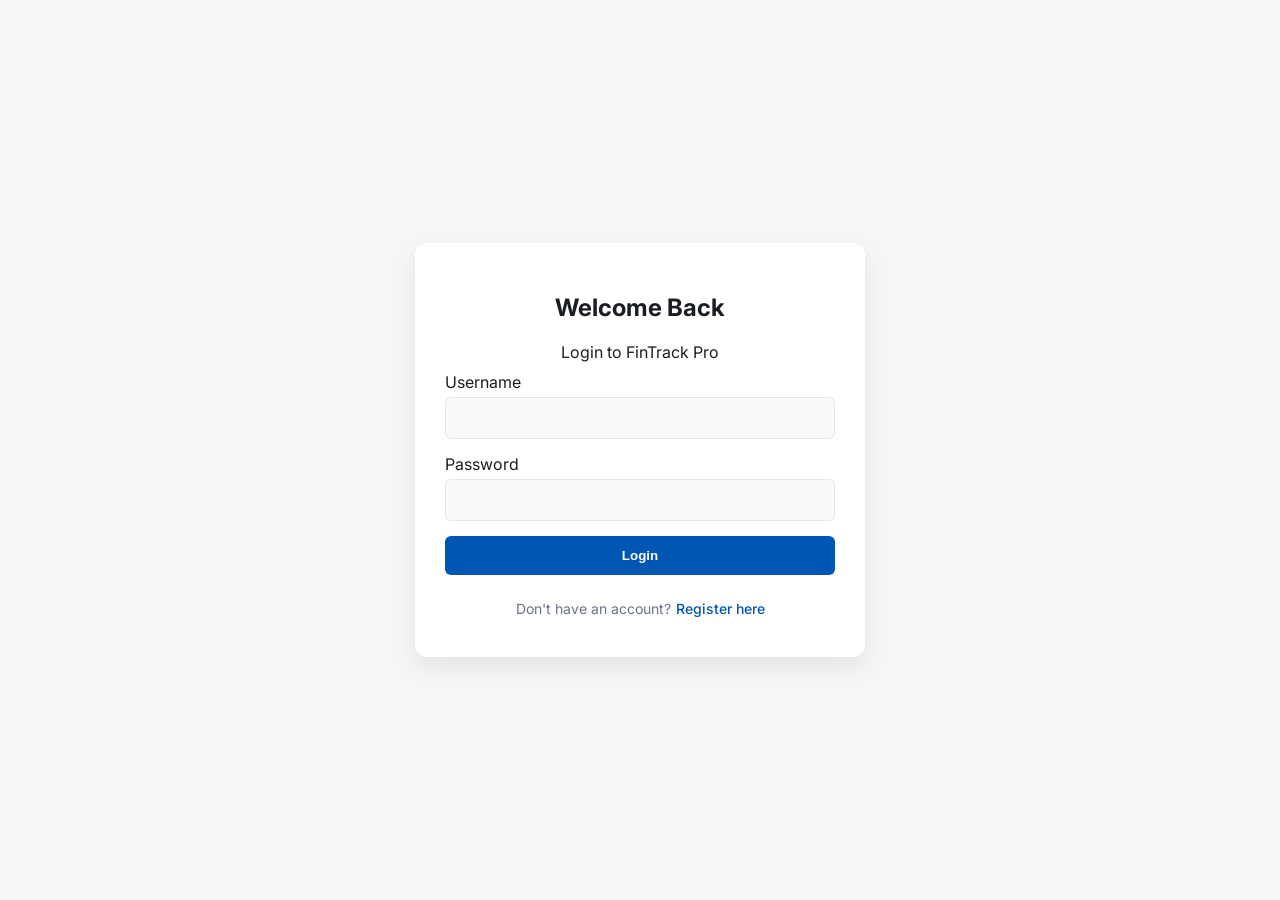
<file: login/index.html>
<!DOCTYPE html>
<html lang="en">

<head>
    <meta charset="UTF-8">
    <meta name="viewport" content="width=device-width, initial-scale=1.0">
    <link rel="preconnect" href="https://fonts.googleapis.com">
    <link rel="preconnect" href="https://fonts.gstatic.com" crossorigin>
    <link
        href="https://fonts.googleapis.com/css2?family=Inter:ital,opsz,wght@0,14..32,100..900;1,14..32,100..900&display=swap"
        rel="stylesheet">
    <link rel="stylesheet" href="../style.css">
    <title>Login - FinTrack Pro</title>
</head>

<body>
    <main class="login">
        <div class="container">
            
        </div>
    </main>
    <script src="../script.js"></script>
</body>

</html>
</file>
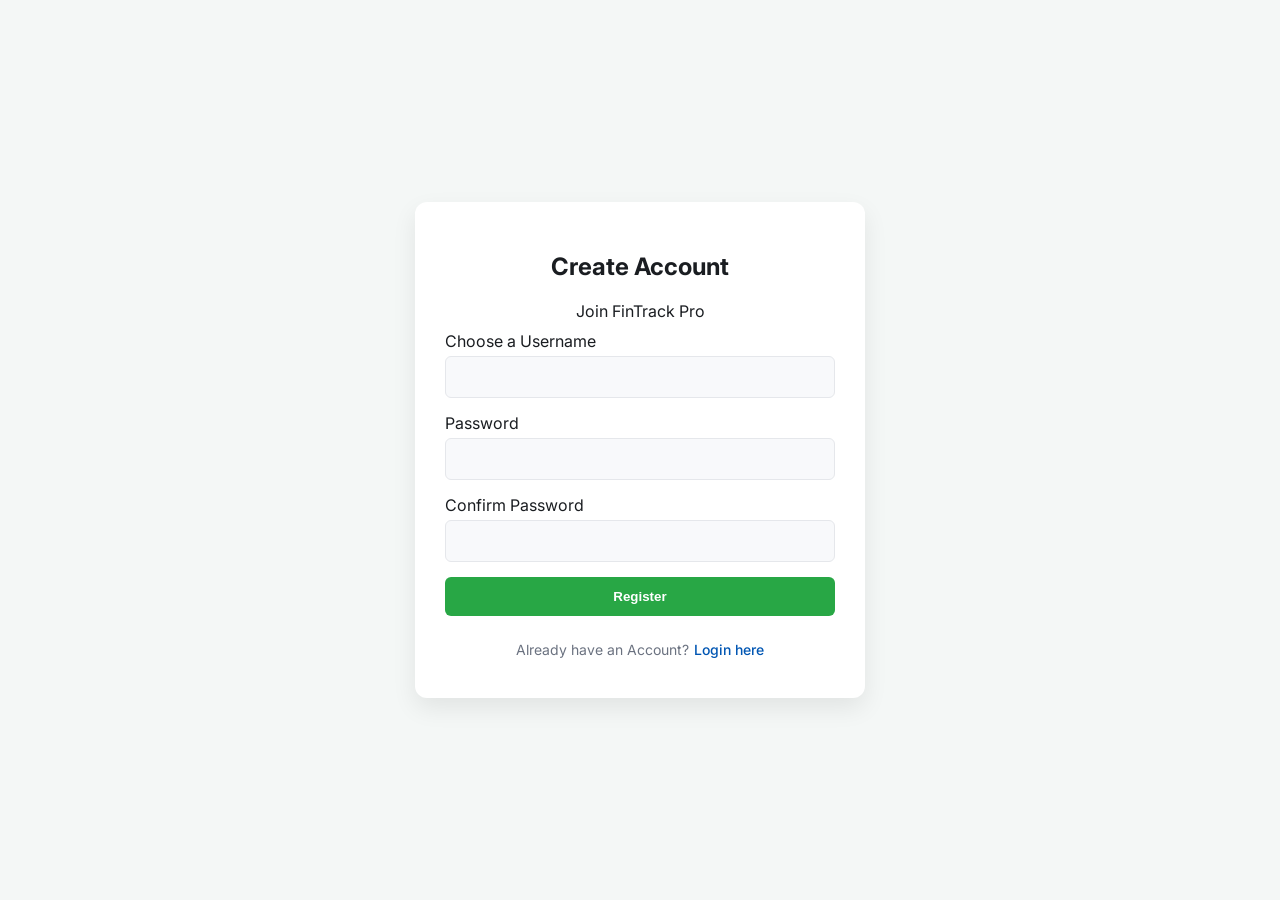
<file: register/index.html>
<!DOCTYPE html>
<html lang="en">
<head>
    <meta charset="UTF-8">
    <meta name="viewport" content="width=device-width, initial-scale=1.0">
    <link rel="preconnect" href="https://fonts.googleapis.com">
    <link rel="preconnect" href="https://fonts.gstatic.com" crossorigin>
    <link
        href="https://fonts.googleapis.com/css2?family=Inter:ital,opsz,wght@0,14..32,100..900;1,14..32,100..900&display=swap"
        rel="stylesheet">
    <link rel="stylesheet" href="../style.css">
    <title>Register - FinTrack Pro</title>
</head>
<body>
    <main class="register">
        <div class="container">
        </div>
    </main>
    <script src="../script.js"></script>
</body>
</html>
</file>
<file: style.css>
/* ==========================================================================
   1. VARIABLES & THEME SYSTEM (Light Theme Default)
   ========================================================================== */
:root {
    /* Colors */
    --bg-primary: #f4f7f6;
    --bg-surface: #ffffff;
    --bg-element: #f8f9fb;
    --border-color: #e5e7eb;
    
    /* Text Colors */
    --text-main: #1a1d21;
    --text-muted: #6b7280;
    --text-white: #ffffff;
    
    /* Brand & Accent Colors */
    --primary: #0056b3;
    --primary-hover: #004085;
    --primary-light: #dbeafe;
    --primary-light-text: #1e40b7;
    --success: #28a745;
    --success-hover: #218838;
    --success-light: #dcfce7;
    --success-text: #166534;
    --danger: #dc3545;
    --danger-hover: #bd2130;
    --danger-light: #fee2e2;
    --danger-text: #991b1b;
    --dark-element: #000000;
    
    /* Shadows & Transitions */
    --shadow-sm: 0 2px 5px rgba(0, 0, 0, 0.05);
    --shadow-md: 0 10px 25px rgba(0, 0, 0, 0.08);
    --transition-fast: all 0.2s ease-in-out;
}

/* ==========================================================================
   DARK THEME OVERRIDES (Jab body par .dark-theme class hogi)
   ========================================================================== */
body.dark-theme {
    --bg-primary: #0f172a;        /* Dark Slate Blue */
    --bg-surface: #1e293b;        /* Lighter Slate Box */
    --bg-element: #334155;        /* Input/Field Background */
    --border-color: #475569;      /* Darker Borders */
    
    --text-main: #f8fafc;         /* White/Off-White text */
    --text-muted: #94a3b8;        /* Soft Gray Text */
    
    --primary-light: #1e293b;     /* Selected Tab Background in Dark Mode */
    --primary-light-text: #38bdf8;/* Selected Tab Text */
    
    --dark-element: #f8fafc;      /* Black buttons will turn white in dark mode */
    --shadow-md: 0 10px 25px rgba(0, 0, 0, 0.3);
}

/* ==========================================================================
   2. BASE STYLES & RESET
   ========================================================================== */
* {
    margin: 0;
    padding: 0;
    box-sizing: border-box;
}
html{
    height: 100%;
}

body {
    min-height: 100dvh;
    height: auto;
    width: 100%;
    background-color: var(--bg-primary);
    font-family: "Inter", sans-serif;
    color: var(--text-main);
    transition: background-color var(--transition-fast), color var(--transition-fast);
}

/* Input Common Reset */
input, select, textarea {
    font-family: inherit;
    color: var(--text-main);
}

/* ==========================================================================
   3. AUTHENTICATION PAGES (Login / Register)
   ========================================================================== */
.login, .register {
    display: flex;
    justify-content: center;
    align-items: center;
    height: 100%;
    padding: 20px;
    min-height: 100dvh;
}

.container {
    background-color: var(--bg-surface);
    padding: 40px 30px;
    display: flex;
    flex-direction: column;
    align-items: center;
    gap: 10px;
    border-radius: 12px;
    width: 100%;
    max-width: 450px;
    box-shadow: var(--shadow-md);
    transition: background-color var(--transition-fast);
}

.container h2 {
    margin: 10px 0;
    font-weight: 700;
}

.loginForm {
    display: flex;
    flex-direction: column;
    width: 100%;
}

/* Cleaned repetitive IDs into class style flow */
.loginForm input[type="email"],
.loginForm input[type="password"] {
    padding: 12px;
    margin: 5px 0 15px 0;
    border: 1px solid var(--border-color);
    border-radius: 6px;
    background-color: var(--bg-element);
    outline: none;
    transition: var(--transition-fast);
}

.loginForm input:focus {
    border-color: var(--primary);
}

/* Reusable Professional Buttons */
.btn-primary, .loginBtn {
    background-color: var(--primary);
    color: var(--text-white);
    font-weight: 600;
    border: none;
    padding: 12px;
    border-radius: 6px;
    cursor: pointer;
    transition: var(--transition-fast);
}
.btn-primary:hover, .loginBtn:hover { background-color: var(--primary-hover); }

.btn-success, .registerBtn {
    background-color: var(--success);
    color: var(--text-white);
    font-weight: 600;
    border: none;
    padding: 12px;
    border-radius: 6px;
    cursor: pointer;
    transition: var(--transition-fast);
}
.btn-success:hover, .registerBtn:hover { background-color: var(--success-hover); }

.footerText {
    display: flex;
    gap: 5px;
    align-items: center;
    font-size: 14px;
    margin-top: 15px;
    color: var(--text-muted);
}

.footerText a {
    color: var(--primary);
    text-decoration: none;
    font-weight: 500;
    padding: 0;
}


/* ==========================================================================
   4. LAYOUT & SIDEBAR
   ========================================================================== */
.homeMain {
    position: relative;
    height: 100%;
    width: 100%;
}

.sidebar {
    position: fixed;
    top: 0;
    left: 0;
    background-color: var(--bg-surface);
    border-right: 1px solid var(--border-color);
    width: 22%;
    height: 100%;
    padding: 24px;
    display: flex;
    flex-direction: column;
    justify-content: space-between;
    z-index: 1000;
    transition: background-color var(--transition-fast), border-color var(--transition-fast);
}

.logo {
    display: flex;
    align-items: center;
    gap: 10px;
    margin-bottom: 40px;
}

.company_name h2 {
    font-size: 1.125rem;
    font-weight: 700;
    color: var(--text-main);
}

.company_name p {
    font-size: 0.75rem;
    font-weight: 400;
    color: var(--text-muted);
}

.nav-menu {
    height: 100%;
    display: flex;
    flex-direction: column;
}

.nav-menu a {
    padding: 12px 16px;
    margin-bottom: 8px;
    text-decoration: none;
    color: var(--text-muted);
    border-radius: 8px;
    cursor: pointer;
    transition: var(--transition-fast);
}


.active-tab, .nav-menu a:hover {
    color: var(--primary-light-text) !important;
    background-color: var(--primary-light);
    font-weight: 600;
}

.addBtn {
    background-color: var(--dark-element);
    color: var(--bg-surface);
    font-weight: 600;
    font-size: 0.95rem;
    padding: 14px;
    border: none;
    border-radius: 10px;
    cursor: pointer;
    transition: var(--transition-fast);
}


/* ==========================================================================
   5. MODAL STYLING
   ========================================================================== */
.add-transaction {
    width: 100%;
    height: 100%;
    position: fixed;
    top: 0;
    left: 0;
    background-color: rgba(0, 0, 0, 0.6);
    backdrop-filter: blur(4px);
    display: none;
    justify-content: center;
    align-items: center;
    z-index: 2000;
}

.modal-container {
    background-color: var(--bg-surface);
    padding: 24px;
    width: 90%;
    max-width: 420px;
    border-radius: 12px;
    box-shadow: var(--shadow-md);
    color: var(--text-main);
}

.modal-header {
    display: flex;
    justify-content: space-between;
    align-items: center;
    margin-bottom: 20px;
    font-size: 1.2rem;
    font-weight: 700;
}

.modal-header span {
    color: var(--text-muted);
    cursor: pointer;
    font-size: 20px;
    transition: var(--transition-fast);
}
.modal-header span:hover { color: var(--danger); }

.income-expense, .description-type, .category-options, .money, .time {
    display: flex;
    flex-direction: column;
    font-size: 14px;
    font-weight: 500;
    color: var(--text-main);
    margin-bottom: 12px;
}

#income_type, #description, #amount, #date, #category {
    padding: 12px;
    border-radius: 6px;
    background-color: var(--bg-element);
    border: 1px solid var(--border-color);
    margin-top: 8px;
    outline: none;
    transition: var(--transition-fast);
}
#income_type:focus, #description:focus, #amount:focus, #date:focus, #category:focus {
    border-color: var(--primary);
}

.amount-date {
    display: flex;
    justify-content: space-between;
    gap: 12px;
}

.money, .time { width: 50%; }

.transactionBtn {
    width: 100%;
    padding: 12px;
    border: none;
    border-radius: 6px;
    cursor: pointer;
    background-color: var(--dark-element);
    color: var(--bg-surface);
    font-weight: 600;
    margin-top: 16px;
    transition: var(--transition-fast);
}


/* ==========================================================================
   6. MAIN VIEW & TOPBAR
   ========================================================================== */
.main-content {
    position: absolute;
    right: 0;
    width: 78%;
    z-index: 1;
}

.topbar {
    background-color: var(--bg-surface);
    display: flex;
    padding: 20px 32px;
    gap: 20px;
    justify-content: flex-end;
    align-items: center;
    border-bottom: 1px solid var(--border-color);
    transition: background-color var(--transition-fast), border-color var(--transition-fast);
}

.user {
    padding-left: 20px;
    border-left: 1px solid var(--border-color);
    font-weight: 600;
    font-size: 1rem;
    color: var(--text-main);
}

.logoutBtn {
    padding: 8px 16px;
    border: 1px solid var(--border-color);
    background-color: transparent;
    color: var(--text-main);
    border-radius: 6px;
    display: flex;
    align-items: center;
    cursor: pointer;
    gap: 8px;
    font-weight: 600;
    transition: var(--transition-fast);
}
.logoutBtn:hover {
    background-color: var(--danger-light);
    color: var(--danger-text);
    border-color: var(--danger);
}


/* ==========================================================================
   7. DASHBOARD CARDS (Overview System)
   ========================================================================== */
.display-area {
    padding: 32px;
}

.display_heading { margin-bottom: 24px; }
.display_heading h1 {
    font-size: 28px;
    margin-bottom: 4px;
    color: var(--text-main);
}
.display_heading p { color: var(--text-muted); font-size: 14px; }

.card {
    display: flex;
    justify-content: space-between;
    align-items: center;
    gap: 20px;
    margin-bottom: 24px;
}

.current, .total, .expense, .length {
    background-color: var(--bg-surface);
    width: 100%;
    border: 1px solid var(--border-color);
    border-radius: 12px;
    padding: 20px;
    display: flex;
    flex-direction: column;
    box-shadow: var(--shadow-sm);
    transition: background-color var(--transition-fast), border-color var(--transition-fast);
}


.fa-building-columns, .fa-arrow-trend-up, .fa-arrow-trend-down, .fa-piggy-bank {
    width: 25px;
    height: 25px;
    border-radius: 8px;
    padding: 5px;
    display: flex;
    align-items: center;
    justify-content: center;
    margin-bottom: 16px;
    /* font-size: 16px; */
}

.fa-building-columns { color: var(--primary-light-text); background: var(--primary-light); }
.fa-arrow-trend-up { background: var(--success-light); color: var(--success-text); }
.fa-arrow-trend-down { background: var(--danger-light); color: var(--danger-text); }
.fa-piggy-bank { background: var(--primary-light); color: var(--primary-light-text); }

.current_amount p, .total_balance p, .expense p, .length p {
    color: var(--text-muted);
    font-size: 14px;
    margin-bottom: 4px;
}

.current_amount h3, .length h3 { font-size: 24px; font-weight: 700; color: var(--text-main); }
.total_balance h3 { font-size: 24px; color: var(--success-text); font-weight: 700; }
.expense h3 { font-size: 24px; color: var(--danger-text); font-weight: 700; }


/* ==========================================================================
   8. CHARTS SECTION
   ========================================================================== */
.insider { display: flex; gap: 20px; }
.cash_theme { display: flex; flex-direction: column; width: 100%; gap: 20px; margin-bottom: 20px; }

.cash_flow, .all_transactions {
    background-color: var(--bg-surface);
    border-radius: 12px;
    padding: 24px;
    box-shadow: var(--shadow-sm);
    border: 1px solid var(--border-color);
    transition: background-color var(--transition-fast), border-color var(--transition-fast);
}

.cash_flow { height: 320px; }
.chart-container { margin-top: 10px; height: 240px; }

/* ==========================================================================
   9. TABLES & FILTERS (Data Management)
   ========================================================================== */
.search_filter {
    display: flex;
    width: 100%;
    gap: 20px;
    justify-content: space-between;
    align-items: center;   
    margin-bottom: 20px; 
}

.serach {
    background-color: var(--bg-element);
    border: 1px solid var(--border-color);
    padding: 10px 14px;
    border-radius: 10px;
    display: flex;
    align-items: center;
    gap: 10px;
    width: 40%;
}
#searchItem { background: transparent; border: none; outline: none; color: var(--text-main); width: 100%; }
.filters { width: 30%; }

#filterList {
    background-color: var(--bg-element);
    border: 1px solid var(--border-color);
    padding: 10px;
    border-radius: 10px;
    width: 100%;
    outline: none;
}

.table_data { width: 100%; border-collapse: collapse; }
.table_heading th {
    font-size: 12px;
    text-transform: uppercase;
    letter-spacing: 0.5px;
    color: var(--text-muted);
    border-bottom: 1px solid var(--border-color);
    padding: 14px 10px;
    text-align: left;
}

.body-row td {
    font-size: 14px;
    border-bottom: 1px solid var(--border-color);
    padding: 14px 10px;
    color: var(--text-main);
}
.body-row td:nth-child(2) { font-weight: 600; }
.body-row:hover { background-color: var(--bg-element); }


/* ==========================================================================
   10. SETTINGS TAB
   ========================================================================== */
.setting-container { padding: 32px; }
.setting-main { margin-bottom: 24px; font-size: 28px; font-weight: 700; }
.setting-main p { color: var(--text-muted); font-size: 14px; font-weight: 400; }

.setting-form {
    background-color: var(--bg-surface);
    padding: 24px;
    border: 1px solid var(--border-color);
    border-radius: 12px;
    width: 70%;
    box-shadow: var(--shadow-sm);
}

.form-data h3 { margin-bottom: 16px; font-size: 22px; font-weight: 700; }
.setting-fields { display: flex; justify-content: space-between; align-items: center; gap: 16px; width: 100%; }
.profileName, .current-currency, .current-theme { display: flex; flex-direction: column; width: 100%; font-size: 14px; font-weight: 500; }

#profile, #currency, #themeSelect {
    padding: 12px;
    border: 1px solid var(--border-color);
    border-radius: 6px;
    background-color: var(--bg-element);
    color: var(--text-main);
    outline: none;
    margin-top: 8px;
    margin-bottom: 16px;
    transition: var(--transition-fast);
}
#profile:focus, #currency:focus, #themeSelect:focus { border-color: var(--primary); }

.setting-form button {
    background-color: var(--dark-element);
    color: var(--bg-surface);
    margin-top: 16px;
    border: none;
    padding: 12px 24px;
    cursor: pointer;
    font-weight: 600;
    border-radius: 6px;
    transition: var(--transition-fast);
}

.setting-form .reset {
    padding: 12px 24px;
    border: 1px solid var(--border-color);
    background-color: transparent;
    color: var(--text-main);
    border-radius: 6px;
    cursor: pointer;
    gap: 8px;
    font-weight: 600;
    transition: var(--transition-fast);
}
.setting-form .reset:hover {
    background-color: var(--danger-light);
    color: var(--danger-text);
    border-color: var(--danger);
}


/* ==========================================================================
   11. RESPONSIVENESS (Media Queries)
   ========================================================================== */
@media (max-width: 1024px) {
    .sidebar { overflow: hidden; }
    .main-content { width: 72%; }
    .card { flex-wrap: wrap; }
    .insider { flex-direction: column; width: 100%; }
    .cash_theme { width: 100%;}
    .setting-form { width: 100%; }
    .search_filter {display: flex; gap: 10px; margin-top: 10px; flex-direction: column; align-items: flex-start;}
    .serach, .filters {width: 100%;}
    .table-responsive {width: 100%; overflow: auto; -webkit-overflow-scrolling: touch;}
    .setting-fields { flex-direction: column; gap: 5px;}
}

@media (max-width: 768px) {
    .sidebar { width: 80px; padding: 16px 8px; align-items: center; }
    .company_name, .nav-menu a span, .addBtn span { display: none; }
    .main-content { width: calc(100% - 80px); }
}

@media (max-width: 550px) {
    .container { margin: 0 10px; width: 100%; }
    .topbar { padding: 15px; }
    .display-area { padding: 16px; }
}
</file>
